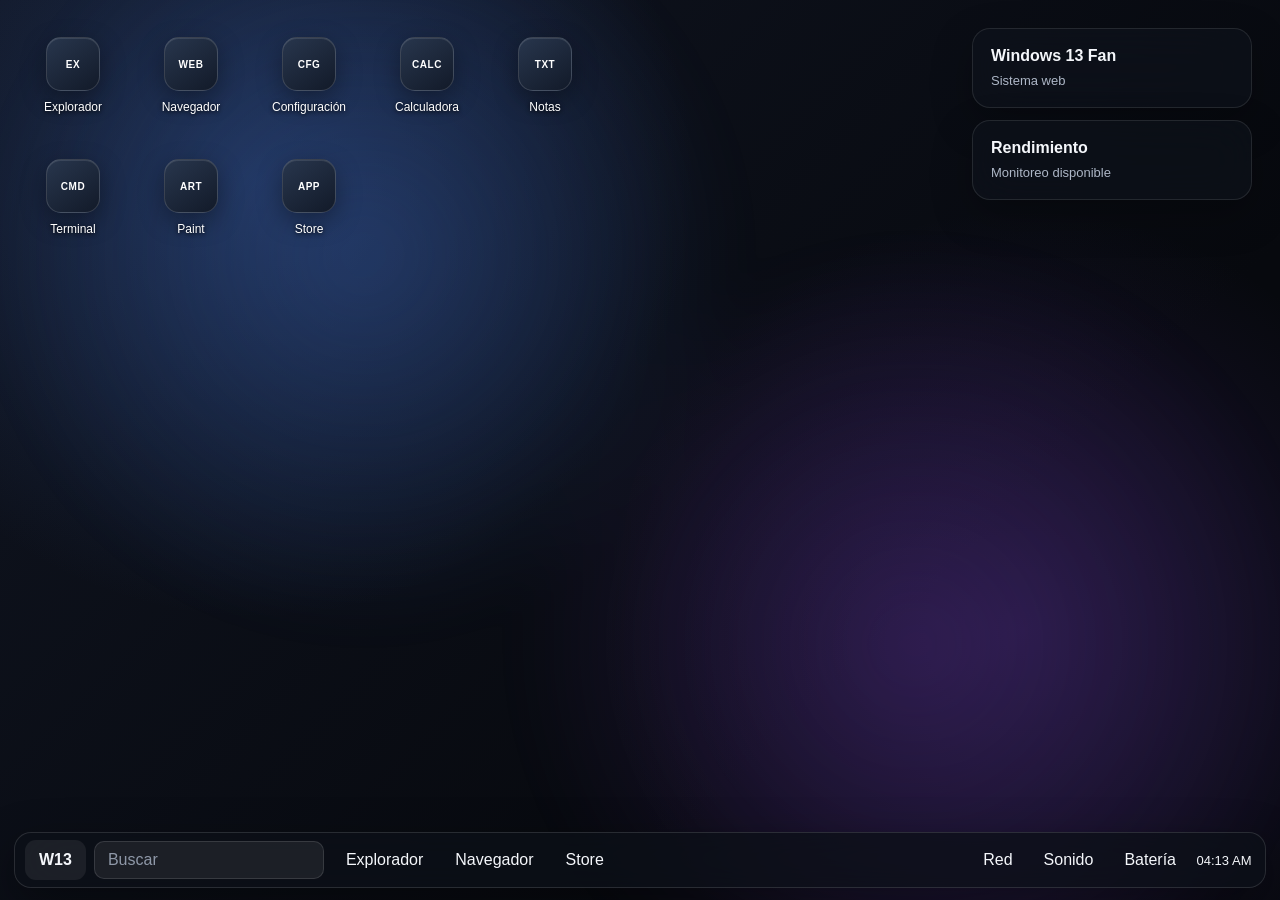
<file: index.html>
<!doctype html>
<html lang="es">
<head>
  <meta charset="utf-8">
  <meta name="viewport" content="width=device-width, initial-scale=1">
  <meta name="theme-color" content="#0b0d12">
  <meta name="description" content="Windows 13 Fan">
  <link rel="manifest" href="manifest.webmanifest">
  <link rel="stylesheet" href="style.css">
  <title>Windows 13 Fan</title>
</head>

<body>

  <div id="desktop">

    <div class="desktop-background"></div>

    <main class="desktop-area">

      <section class="desktop-icons">

        <button class="desktop-icon" data-app="explorer" data-search-name="Explorador de archivos">
          <span class="icon-box">EX</span>
          <span>Explorador</span>
        </button>

        <button class="desktop-icon" data-app="browser" data-search-name="Navegador">
          <span class="icon-box">WEB</span>
          <span>Navegador</span>
        </button>

        <button class="desktop-icon" data-app="settings" data-search-name="Configuración">
          <span class="icon-box">CFG</span>
          <span>Configuración</span>
        </button>

        <button class="desktop-icon" data-app="calculator" data-search-name="Calculadora">
          <span class="icon-box">CALC</span>
          <span>Calculadora</span>
        </button>

        <button class="desktop-icon" data-app="notes" data-search-name="Notas">
          <span class="icon-box">TXT</span>
          <span>Notas</span>
        </button>

        <button class="desktop-icon" data-app="terminal" data-search-name="Terminal">
          <span class="icon-box">CMD</span>
          <span>Terminal</span>
        </button>

        <button class="desktop-icon" data-app="paint" data-search-name="Paint">
          <span class="icon-box">ART</span>
          <span>Paint</span>
        </button>

        <button class="desktop-icon" data-app="store" data-search-name="Windows 13 Fan Store">
          <span class="icon-box">APP</span>
          <span>Store</span>
        </button>

      </section>

      <section class="widgets">

        <div class="widget">
          <strong>Windows 13 Fan</strong>
          <span>Sistema web</span>
        </div>

        <div class="widget">
          <strong>Rendimiento</strong>
          <span>Monitoreo disponible</span>
        </div>

      </section>

    </main>

    <section id="start-menu" class="start-menu hidden">

      <div class="start-header">
        <h2>Windows 13 Fan</h2>

        <button data-action="close-start" class="start-close">
          Cerrar
        </button>
      </div>

      <div class="start-search">
        <input
          id="global-search"
          type="search"
          placeholder="Buscar aplicaciones y funciones"
          autocomplete="off"
        >
      </div>

      <div class="start-section">

        <h3>Aplicaciones</h3>

        <div id="start-apps">

          <button data-action="open-app" data-app="explorer">
            Explorador de archivos
          </button>

          <button data-action="open-app" data-app="browser">
            Navegador
          </button>

          <button data-action="open-app" data-app="settings">
            Configuración
          </button>

          <button data-action="open-app" data-app="calculator">
            Calculadora
          </button>

          <button data-action="open-app" data-app="notes">
            Notas
          </button>

          <button data-action="open-app" data-app="terminal">
            Terminal
          </button>

          <button data-action="open-app" data-app="paint">
            Paint
          </button>

          <button data-action="open-app" data-app="store">
            Windows 13 Fan Store
          </button>

        </div>

      </div>

    </section>

    <footer class="taskbar">

      <button
        class="taskbar-button start-button"
        data-action="start"
        aria-label="Abrir Inicio"
      >
        W13
      </button>

      <div class="taskbar-search">
        <input
          id="global-search"
          type="search"
          placeholder="Buscar"
          autocomplete="off"
        >
      </div>

      <div class="taskbar-apps">

        <button
          class="taskbar-button"
          data-action="open-app"
          data-app="explorer"
        >
          Explorador
        </button>

        <button
          class="taskbar-button"
          data-action="open-app"
          data-app="browser"
        >
          Navegador
        </button>

        <button
          class="taskbar-button"
          data-action="open-app"
          data-app="store"
        >
          Store
        </button>

      </div>

      <div class="system-tray">

        <button class="tray-button">
          Red
        </button>

        <button class="tray-button">
          Sonido
        </button>

        <button class="tray-button">
          Batería
        </button>

        <span id="clock">00:00</span>

      </div>

    </footer>

  </div>

  <script src="app.js"></script>

  <script src="app.js"></script>

<script>
document.addEventListener("click", function(event) {
  const button = event.target.closest("button");

  if (!button) return;

  console.log("CLICK HTML:", button.textContent.trim());

  if (button.dataset.action === "start") {
    const menu = document.getElementById("start-menu");

    if (menu) {
      menu.classList.toggle("hidden");
    }
  }
});
</script>

</body>
</html>
</body>
</html>
</file>
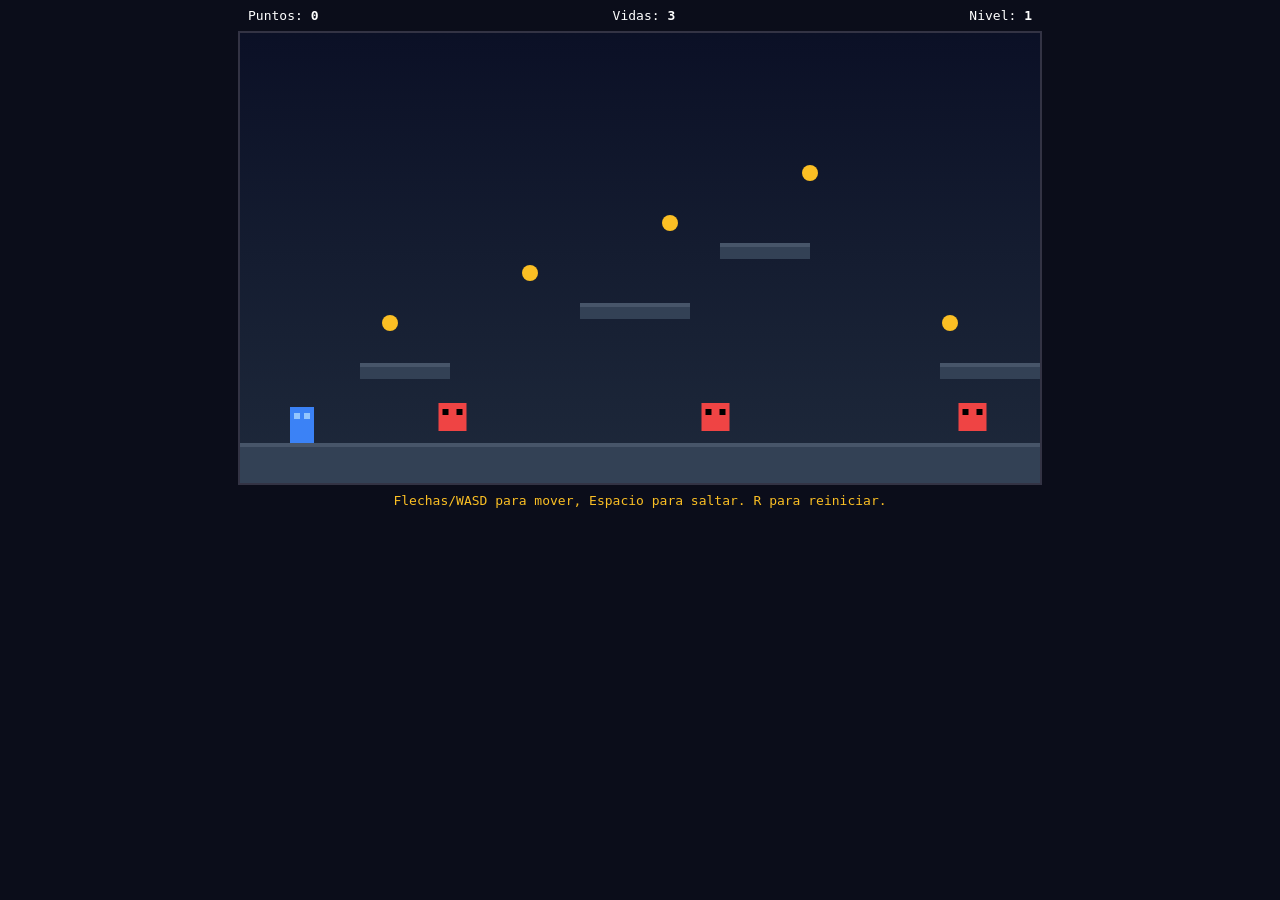
<file: game.html>
<!DOCTYPE html>
<html lang="es">
<head>
<meta charset="UTF-8">
<title>Plataforma AAA-lite</title>
<style>
  * { margin:0; padding:0; box-sizing:border-box; }
  body { background:#0b0d1a; color:#fff; font-family:monospace; display:flex; flex-direction:column; align-items:center; }
  canvas { background:#111827; border:2px solid #334; display:block; }
  #hud { width:800px; padding:8px; display:flex; justify-content:space-between; }
  #msg { margin-top:8px; min-height:20px; color:#fbbf24; }
</style>
</head>
<body>
<div id="hud"><span>Puntos: <b id="score">0</b></span><span>Vidas: <b id="lives">3</b></span><span>Nivel: <b id="level">1</b></span></div>
<canvas id="c" width="800" height="450"></canvas>
<div id="msg">Flechas/WASD para mover, Espacio para saltar. R para reiniciar.</div>
<script>
const canvas=document.getElementById('c');
const ctx=canvas.getContext('2d');
const W=canvas.width,H=canvas.height;
let keys={};
window.addEventListener('keydown',e=>{keys[e.key.toLowerCase()]=true;if(e.key===' ')e.preventDefault();});
window.addEventListener('keyup',e=>{keys[e.key.toLowerCase()]=false;});

const GRAV=0.6, JUMP=-13, SPEED=4.5;
let player, platforms, enemies, coins, score=0, lives=3, level=1, state='play', cam=0;

function resetLevel(lv){
  level=lv;
  platforms=[]; enemies=[]; coins=[];
  // suelo
  platforms.push({x:0,y:H-40,w:W*3,h:40});
  // plataformas
  const seed=lv*7;
  for(let i=0;i<8+lv;i++){
    platforms.push({x:120+i*180+ (i%2?40:0), y:H-120 - (i%3)*60, w:90+ (i%2?20:0), h:16});
  }
  for(let i=0;i<6+lv*2;i++){
    coins.push({x:150+i*140, y:H-160-(i%4)*50, r:8, taken:false});
  }
  for(let i=0;i<3+lv;i++){
    enemies.push({x:200+i*260, y:H-80, w:28,h:28, vx: (i%2?1.5:-1.5), alive:true});
  }
  player={x:50,y:H-80,w:24,h:36,vx:0,vy:0,onGround:false,facing:1,invuln:0};
  cam=0;
  state='play';
  updateHud();
}
function updateHud(){
  document.getElementById('score').textContent=score;
  document.getElementById('lives').textContent=lives;
  document.getElementById('level').textContent=level;
}

function aabb(a,b){return a.x<b.x+b.w && a.x+a.w>b.x && a.y<b.y+b.h && a.y+a.h>b.y;}

function update(){
  if(state!=='play') return;
  // input
  let move=0;
  if(keys['arrowleft']||keys['a']) move=-1;
  if(keys['arrowright']||keys['d']) move=1;
  player.vx=move*SPEED;
  if(move!==0) player.facing=move;
  if((keys[' ']||keys['arrowup']||keys['w']) && player.onGround){ player.vy=JUMP; player.onGround=false; }
  // gravedad
  player.vy+=GRAV;
  // movimiento x
  player.x+=player.vx;
  for(const p of platforms){
    if(aabb(player,p)){
      if(player.vx>0) player.x=p.x-player.w;
      else if(player.vx<0) player.x=p.x+p.w;
    }
  }
  // movimiento y
  player.y+=player.vy;
  player.onGround=false;
  for(const p of platforms){
    if(aabb(player,p)){
      if(player.vy>0){ player.y=p.y-player.h; player.vy=0; player.onGround=true; }
      else if(player.vy<0){ player.y=p.y+p.h; player.vy=0; }
    }
  }
  // caida
  if(player.y>H){ loseLife(); return; }
  // camara
  cam=Math.max(0, player.x - W/3);
  // enemigos
  for(const e of enemies){
    if(!e.alive) continue;
    e.x+=e.vx;
    // rebote en plataformas bordes simples: cambiar direccion si toca borde de plataforma o pared
    let onP=false;
    for(const p of platforms){ if(e.x+p?false:true) {} }
    // limites por plataformas: invertir si no hay suelo adelante
    let groundAhead=false;
    for(const p of platforms){
      if(e.x+ (e.vx>0?e.w+2: -2) >= p.x && e.x+ (e.vx>0?e.w+2:-2) <= p.x+p.w && Math.abs((e.y+e.h)-p.y)<4) groundAhead=true;
    }
    if(!groundAhead) e.vx*=-1;
    // colision con jugador
    if(aabb(player,e)){
      if(player.vy>0 && player.y+player.h - e.y < 16){
        e.alive=false; player.vy=-8; score+=100; updateHud();
      } else if(player.invuln<=0){
        loseLife(); return;
      }
    }
  }
  // monedas
  for(const c of coins){
    if(c.taken) continue;
    const dx=player.x+player.w/2-c.x, dy=player.y+player.h/2-c.y;
    if(Math.hypot(dx,dy)<c.r+14){ c.taken=true; score+=50; updateHud(); }
  }
  if(player.invuln>0) player.invuln--;
  // victoria nivel
  if(coins.every(c=>c.taken) && enemies.every(e=>!e.alive)){
    if(level>=5){ state='win'; document.getElementById('msg').textContent='¡GANASTE! R para reiniciar.'; return; }
    resetLevel(level+1);
  }
}
function loseLife(){
  lives--; updateHud();
  if(lives<=0){ state='gameover'; document.getElementById('msg').textContent='GAME OVER. R para reiniciar.'; }
  else { resetLevel(level); }
}

function draw(){
  ctx.clearRect(0,0,W,H);
  // fondo
  const g=ctx.createLinearGradient(0,0,0,H); g.addColorStop(0,'#0b1026'); g.addColorStop(1,'#1e293b'); ctx.fillStyle=g; ctx.fillRect(0,0,W,H);
  ctx.save(); ctx.translate(-cam,0);
  // plataformas
  for(const p of platforms){
    ctx.fillStyle='#334155'; ctx.fillRect(p.x,p.y,p.w,p.h);
    ctx.fillStyle='#475569'; ctx.fillRect(p.x,p.y,p.w,4);
  }
  // monedas
  for(const c of coins){
    if(c.taken) continue;
    ctx.beginPath(); ctx.arc(c.x,c.y,c.r,0,Math.PI*2); ctx.fillStyle='#fbbf24'; ctx.fill();
  }
  // enemigos
  for(const e of enemies){
    if(!e.alive) continue;
    ctx.fillStyle='#ef4444'; ctx.fillRect(e.x,e.y,e.w,e.h);
    ctx.fillStyle='#000'; ctx.fillRect(e.x+4,e.y+6,6,6); ctx.fillRect(e.x+18,e.y+6,6,6);
  }
  // jugador
  ctx.fillStyle= player.invuln>0 && (player.invuln%6<3)?'rgba(59,130,246,0.4)':'#3b82f6';
  ctx.fillRect(player.x,player.y,player.w,player.h);
  ctx.fillStyle='#93c5fd'; ctx.fillRect(player.x+4,player.y+6,6,6); ctx.fillRect(player.x+14,player.y+6,6,6);
  ctx.restore();
  // HUD overlay
  if(state==='gameover'||state==='win'){
    ctx.fillStyle='rgba(0,0,0,0.6)'; ctx.fillRect(0,0,W,H);
    ctx.fillStyle='#fff'; ctx.font='bold 48px monospace'; ctx.textAlign='center';
    ctx.fillText(state==='win'?'¡VICTORIA!':'GAME OVER',W/2,H/2);
  }
}

window.addEventListener('keydown',e=>{
  if((e.key.toLowerCase()==='r') && (state==='gameover'||state==='win')){ score=0; lives=3; resetLevel(1); document.getElementById('msg').textContent='Flechas/WASD para mover, Espacio para saltar. R para reiniciar.'; }
});

resetLevel(1);
function loop(){ update(); draw(); requestAnimationFrame(loop); }
loop();
</script>
</body>
</html>
</file>
<file: style.css>
* {
  box-sizing: border-box;
}

html,
body {
  margin: 0;
  width: 100%;
  height: 100%;
  overflow: hidden;
  font-family: Arial, Helvetica, sans-serif;
  background: #080b12;
  color: #f5f7fb;
}

body {
  min-height: 100vh;
  background:
    radial-gradient(circle at 20% 20%, rgba(55, 95, 170, 0.35), transparent 35%),
    radial-gradient(circle at 80% 70%, rgba(95, 55, 170, 0.25), transparent 35%),
    linear-gradient(135deg, #101522, #07090e 70%);
}

button,
input,
textarea {
  font: inherit;
}

button {
  color: inherit;
}

.hidden {
  display: none !important;
}

#desktop {
  position: relative;
  width: 100%;
  height: 100vh;
  overflow: hidden;
}

.desktop-background {
  position: absolute;
  inset: 0;
  z-index: 0;
  pointer-events: none;
  background:
    radial-gradient(circle at 30% 30%, rgba(70, 120, 220, 0.25), transparent 32%),
    radial-gradient(circle at 70% 70%, rgba(130, 70, 210, 0.22), transparent 34%);
  filter: blur(20px);
  transform: scale(1.08);
}

.desktop-area {
  position: absolute;
  inset: 0 0 68px 0;
  z-index: 1;
  padding: 28px;
  overflow: hidden;
}

.desktop-icons {
  display: grid;
  grid-template-columns: repeat(auto-fill, 96px);
  gap: 22px;
  width: min(650px, 100%);
}

.desktop-icon {
  width: 90px;
  min-height: 100px;
  border: 1px solid transparent;
  border-radius: 12px;
  background: transparent;
  color: white;
  cursor: pointer;
  padding: 8px 5px;
  display: flex;
  flex-direction: column;
  align-items: center;
  justify-content: flex-start;
  gap: 9px;
  text-align: center;
}

.desktop-icon:hover {
  background: rgba(255, 255, 255, 0.10);
  border-color: rgba(255, 255, 255, 0.12);
}

.desktop-icon:active {
  background: rgba(255, 255, 255, 0.16);
}

.icon-box {
  width: 54px;
  height: 54px;
  border-radius: 15px;
  display: flex;
  align-items: center;
  justify-content: center;
  background: linear-gradient(145deg, #28364d, #121a29);
  border: 1px solid rgba(255, 255, 255, 0.15);
  box-shadow:
    0 8px 24px rgba(0, 0, 0, 0.35),
    inset 0 1px rgba(255, 255, 255, 0.10);
  font-size: 10px;
  font-weight: 700;
  letter-spacing: 0.5px;
}

.desktop-icon span:last-child {
  font-size: 12px;
  line-height: 15px;
  text-shadow: 0 1px 4px black;
}

.widgets {
  position: absolute;
  top: 28px;
  right: 28px;
  width: 280px;
  display: grid;
  gap: 12px;
}

.widget {
  padding: 18px;
  border-radius: 18px;
  border: 1px solid rgba(255, 255, 255, 0.10);
  background: rgba(15, 20, 30, 0.55);
  backdrop-filter: blur(22px);
  box-shadow: 0 15px 40px rgba(0, 0, 0, 0.25);
}

.widget strong {
  display: block;
  margin-bottom: 6px;
}

.widget span {
  color: #aeb7c7;
  font-size: 13px;
}

.taskbar {
  position: absolute;
  left: 14px;
  right: 14px;
  bottom: 12px;
  height: 56px;
  z-index: 10000;
  display: flex;
  align-items: center;
  gap: 8px;
  padding: 7px 10px;
  border-radius: 17px;
  border: 1px solid rgba(255, 255, 255, 0.12);
  background: rgba(12, 16, 24, 0.76);
  backdrop-filter: blur(25px);
  box-shadow: 0 15px 45px rgba(0, 0, 0, 0.35);
}

.taskbar-button,
.tray-button {
  min-height: 40px;
  border: 1px solid transparent;
  border-radius: 11px;
  background: transparent;
  padding: 0 13px;
  cursor: pointer;
}

.taskbar-button:hover,
.tray-button:hover {
  background: rgba(255, 255, 255, 0.10);
}

.start-button {
  min-width: 54px;
  font-weight: 800;
  background: rgba(255, 255, 255, 0.07);
}

.taskbar-search {
  width: 230px;
}

.taskbar-search input,
.start-search input {
  width: 100%;
  height: 38px;
  border: 1px solid rgba(255, 255, 255, 0.12);
  border-radius: 10px;
  outline: none;
  background: rgba(255, 255, 255, 0.07);
  color: white;
  padding: 0 13px;
}

.taskbar-search input::placeholder,
.start-search input::placeholder {
  color: #8f98a8;
}

.taskbar-search input:focus,
.start-search input:focus {
  border-color: rgba(110, 160, 255, 0.7);
  background: rgba(255, 255, 255, 0.10);
}

.taskbar-apps {
  display: flex;
  align-items: center;
  gap: 4px;
  flex: 1;
  min-width: 0;
}

.system-tray {
  display: flex;
  align-items: center;
  gap: 3px;
}

#clock {
  min-width: 62px;
  text-align: center;
  font-size: 13px;
  font-variant-numeric: tabular-nums;
}

.start-menu {
  position: absolute;
  left: 18px;
  bottom: 78px;
  z-index: 11000;
  width: min(560px, calc(100% - 36px));
  max-height: calc(100vh - 110px);
  overflow: auto;
  padding: 20px;
  border-radius: 22px;
  border: 1px solid rgba(255, 255, 255, 0.13);
  background: rgba(13, 17, 26, 0.86);
  backdrop-filter: blur(30px);
  box-shadow: 0 25px 70px rgba(0, 0, 0, 0.50);
}

.start-header {
  display: flex;
  align-items: center;
  justify-content: space-between;
  gap: 15px;
}

.start-header h2 {
  margin: 0;
}

.start-close {
  border: 0;
  border-radius: 9px;
  background: rgba(255, 255, 255, 0.08);
  color: white;
  padding: 8px 12px;
  cursor: pointer;
}

.start-search {
  margin: 18px 0;
}

.start-section h3 {
  color: #9da8ba;
  font-size: 13px;
  margin: 10px 0;
}

#start-apps {
  display: grid;
  grid-template-columns: repeat(2, minmax(0, 1fr));
  gap: 8px;
}

#start-apps button {
  min-height: 48px;
  border: 1px solid rgba(255, 255, 255, 0.08);
  border-radius: 11px;
  background: rgba(255, 255, 255, 0.055);
  color: white;
  text-align: left;
  padding: 10px 13px;
  cursor: pointer;
}

#start-apps button:hover {
  background: rgba(255, 255, 255, 0.12);
}

.app-window {
  position: absolute;
  z-index: 100;
  left: 15%;
  top: 12%;
  width: min(720px, 70vw);
  height: min(520px, 65vh);
  min-width: 320px;
  min-height: 220px;
  overflow: hidden;
  border-radius: 17px;
  border: 1px solid rgba(255, 255, 255, 0.15);
  background: rgba(16, 20, 29, 0.94);
  backdrop-filter: blur(25px);
  box-shadow: 0 30px 80px rgba(0, 0, 0, 0.50);
}

.app-window.maximized {
  left: 15px !important;
  top: 15px !important;
  width: calc(100% - 30px) !important;
  height: calc(100% - 98px) !important;
}

.window-header {
  height: 48px;
  display: flex;
  align-items: center;
  justify-content: space-between;
  gap: 10px;
  padding: 0 10px 0 16px;
  border-bottom: 1px solid rgba(255, 255, 255, 0.09);
  background: rgba(255, 255, 255, 0.035);
  cursor: move;
  user-select: none;
}

.window-title {
  overflow: hidden;
  white-space: nowrap;
  text-overflow: ellipsis;
}

.window-controls {
  display: flex;
  gap: 4px;
}

.window-controls button {
  width: 36px;
  height: 32px;
  border: 0;
  border-radius: 8px;
  background: transparent;
  color: white;
  cursor: pointer;
}

.window-controls button:hover {
  background: rgba(255, 255, 255, 0.11);
}

.window-content {
  height: calc(100% - 48px);
  overflow: auto;
  padding: 20px;
}

.app-placeholder h2 {
  margin-top: 0;
}

.calculator {
  max-width: 360px;
  margin: auto;
}

#calc-display {
  width: 100%;
  height: 64px;
  border: 1px solid rgba(255, 255, 255, 0.10);
  border-radius: 12px;
  background: #080b11;
  color: white;
  padding: 0 15px;
  font-size: 24px;
  text-align: right;
}

.calc-grid {
  display: grid;
  grid-template-columns: repeat(4, 1fr);
  gap: 8px;
  margin-top: 10px;
}

.calc-key {
  min-height: 55px;
  border: 0;
  border-radius: 10px;
  background: rgba(255, 255, 255, 0.08);
  color: white;
  cursor: pointer;
  font-size: 17px;
}

.calc-key:hover {
  background: rgba(255, 255, 255, 0.15);
}

.notes-app {
  display: flex;
  flex-direction: column;
  gap: 10px;
  height: 100%;
}

#notes-text {
  flex: 1;
  min-height: 250px;
  resize: none;
  border: 1px solid rgba(255, 255, 255, 0.12);
  border-radius: 12px;
  background: #090c12;
  color: white;
  padding: 14px;
  outline: none;
}

#save-notes {
  width: 110px;
  min-height: 40px;
  border: 0;
  border-radius: 9px;
  background: #315da8;
  color: white;
  cursor: pointer;
}

.terminal {
  height: 100%;
  min-height: 300px;
  padding: 15px;
  border-radius: 12px;
  background: #05070a;
  color: #d7e2f0;
  font-family: monospace;
  overflow: auto;
}

#terminal-output {
  white-space: pre-wrap;
  line-height: 1.55;
}

.terminal-input {
  display: flex;
  gap: 8px;
  margin-top: 10px;
}

#terminal-command {
  flex: 1;
  border: 0;
  outline: none;
  background: transparent;
  color: white;
  font-family: monospace;
}

.browser-app {
  display: flex;
  flex-direction: column;
  gap: 16px;
}

.browser-bar {
  display: flex;
  gap: 8px;
}

#browser-url {
  flex: 1;
  height: 42px;
  border: 1px solid rgba(255, 255, 255, 0.12);
  border-radius: 9px;
  background: #090c12;
  color: white;
  padding: 0 12px;
}

#browser-go {
  min-width: 70px;
  border: 0;
  border-radius: 9px;
  background: #315da8;
  color: white;
  cursor: pointer;
}

.browser-info {
  padding: 18px;
  border-radius: 12px;
  background: rgba(255, 255, 255, 0.05);
}

.explorer-toolbar {
  margin-bottom: 18px;
}

.explorer-toolbar input {
  width: 100%;
  height: 42px;
  border: 1px solid rgba(255, 255, 255, 0.12);
  border-radius: 9px;
  background: #090c12;
  color: white;
  padding: 0 12px;
}

.file-grid {
  display: grid;
  grid-template-columns: repeat(auto-fill, minmax(120px, 1fr));
  gap: 12px;
}

.file-item {
  min-height: 100px;
  border: 1px solid rgba(255, 255, 255, 0.08);
  border-radius: 12px;
  background: rgba(255, 255, 255, 0.05);
  color: white;
  cursor: pointer;
  display: flex;
  flex-direction: column;
  align-items: center;
  justify-content: center;
  gap: 9px;
}

.file-item:hover {
  background: rgba(255, 255, 255, 0.11);
}

.file-icon {
  width: 38px;
  height: 30px;
  border-radius: 5px;
  background: #344966;
  position: relative;
}

.file-icon::before {
  content: "";
  position: absolute;
  left: 4px;
  top: -5px;
  width: 17px;
  height: 8px;
  border-radius: 4px 4px 0 0;
  background: #344966;
}

.settings-app {
  max-width: 650px;
  margin: auto;
}

.settings-section {
  margin: 18px 0;
  padding: 18px;
  border-radius: 13px;
  background: rgba(255, 255, 255, 0.05);
}

.settings-section h3 {
  margin-top: 0;
}

.settings-section button {
  margin: 4px;
  padding: 10px 14px;
  border: 0;
  border-radius: 9px;
  background: rgba(255, 255, 255, 0.09);
  color: white;
  cursor: pointer;
}

.store-item {
  display: flex;
  align-items: center;
  justify-content: space-between;
  gap: 15px;
  padding: 15px;
  margin: 9px 0;
  border-radius: 12px;
  background: rgba(255, 255, 255, 0.05);
}

.store-item button {
  border: 0;
  border-radius: 8px;
  padding: 8px 12px;
  background: #315da8;
  color: white;
  cursor: pointer;
}

.paint-app {
  display: flex;
  flex-direction: column;
  gap: 12px;
}

#paint-canvas {
  width: 100%;
  max-width: 700px;
  height: auto;
  border-radius: 10px;
  background: white;
  cursor: crosshair;
}

.paint-toolbar {
  display: flex;
  align-items: center;
  gap: 10px;
  flex-wrap: wrap;
}

#paint-clear {
  border: 0;
  border-radius: 8px;
  padding: 9px 13px;
  background: rgba(255, 255, 255, 0.10);
  color: white;
  cursor: pointer;
}

@media (max-width: 800px) {
  .widgets {
    display: none;
  }

  .taskbar-search {
    width: 150px;
  }

  .taskbar-apps .taskbar-button:nth-child(n+2) {
    display: none;
  }

  .system-tray .tray-button {
    display: none;
  }

  .app-window {
    left: 4%;
    top: 8%;
    width: 92%;
    height: 72%;
  }
}

@media (max-width: 520px) {
  .desktop-area {
    padding: 16px;
  }

  .desktop-icons {
    grid-template-columns: repeat(3, 80px);
    gap: 12px;
  }

  .desktop-icon {
    width: 76px;
  }

  .taskbar-search {
    display: none;
  }

  .taskbar-apps {
    display: none;
  }

  .system-tray {
    margin-left: auto;
  }

  #start-apps {
    grid-template-columns: 1fr;
  }
}
</file>
